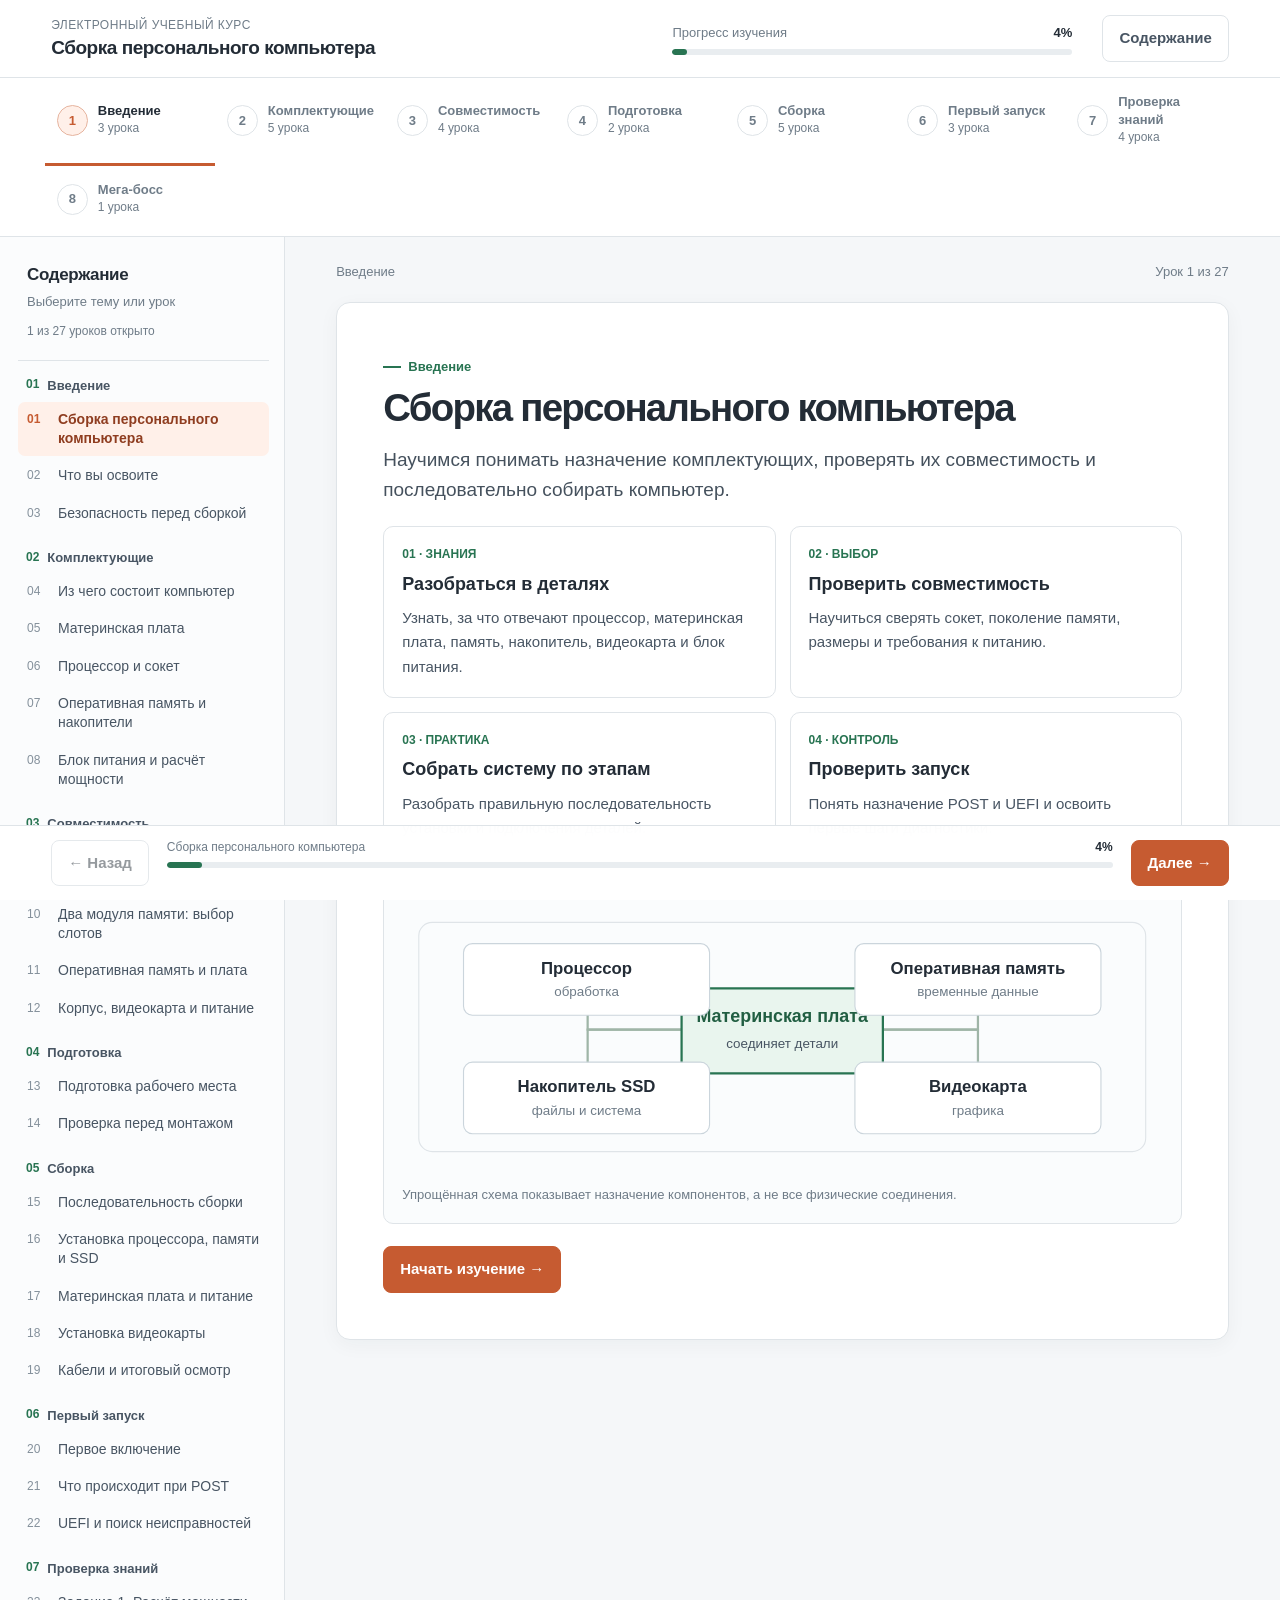
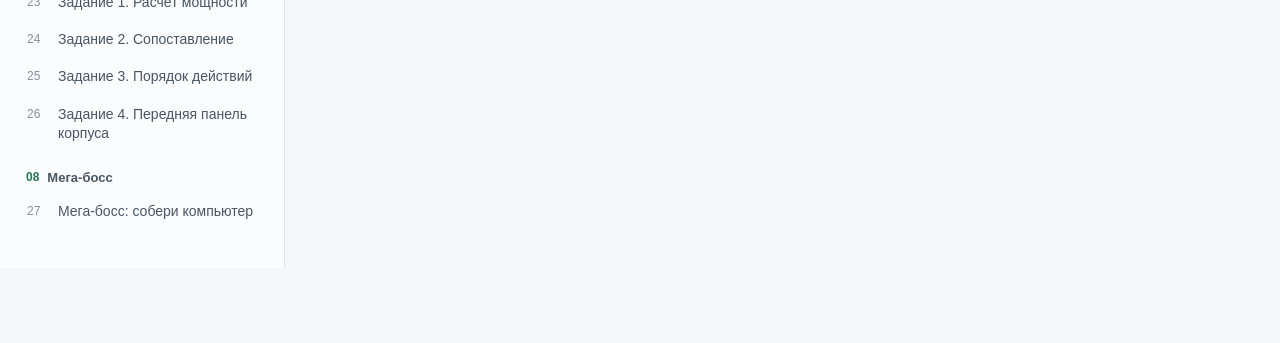
<file: index.html>
<!doctype html>
<html lang="ru">
<head>
  <meta charset="utf-8">
  <meta name="viewport" content="width=device-width, initial-scale=1">
  <meta name="theme-color" content="#f7f8fa">
  <meta name="description" content="Интерактивный учебный курс по сборке персонального компьютера: компоненты, совместимость, сборка и первый запуск.">
  <title>Сборка персонального компьютера — учебный курс</title>
  <link rel="stylesheet" href="css/course.css">
</head>
<body data-view="course">
  <header class="topbar">
    <a class="course-title" href="index.html">
      <span class="course-label">Электронный учебный курс</span>
      <strong>Сборка персонального компьютера</strong>
    </a>
    <div class="topbar-progress" aria-live="polite">
      <div class="topbar-progress-copy"><span id="top-progress-text">Прогресс изучения</span><strong id="top-progress-percent">0%</strong></div>
      <div class="progress-track"><span id="top-progress-fill"></span></div>
    </div>
    <button id="contents-open" class="button button-quiet" type="button" aria-controls="lesson-nav" aria-expanded="true">Содержание</button>
  </header>

  <nav class="module-steps" id="module-steps" aria-label="Этапы курса"></nav>

  <div class="course-layout">
    <aside class="sidebar" id="sidebar">
      <div class="sidebar-heading">
        <div>
          <h2>Содержание</h2>
          <p>Выберите тему или урок</p>
        </div>
        <span class="sidebar-count" id="sidebar-count">27 уроков</span>
      </div>
      <nav id="lesson-nav" class="lesson-nav" aria-label="Уроки курса"></nav>
    </aside>

    <main class="main">
      <div class="lesson-toolbar">
        <p id="breadcrumb">Введение</p>
        <span id="slide-count">Урок 1 из 27</span>
      </div>
      <article class="lesson-content" id="content" tabindex="-1">
        <h1>Сборка персонального компьютера</h1>
        <p>Курс загружается…</p>
      </article>
    </main>
  </div>

  <footer class="player">
    <button id="previous" class="button button-secondary" type="button" disabled>← Назад</button>
    <div class="footer-progress">
      <div class="footer-progress-copy"><span id="progress-title">Введение</span><strong id="progress-pct">0%</strong></div>
      <div class="progress-track"><span id="progress-fill"></span></div>
      <span class="gate-hint" id="gate-hint" aria-live="polite"></span>
    </div>
    <button id="next" class="button button-primary" type="button">Далее →</button>
  </footer>

  <div class="toast" id="toast" role="status" aria-live="polite" hidden></div>
  <script src="js/pc-build-boss.js"></script>
  <script src="js/course.js"></script>
</body>
</html>
</file>
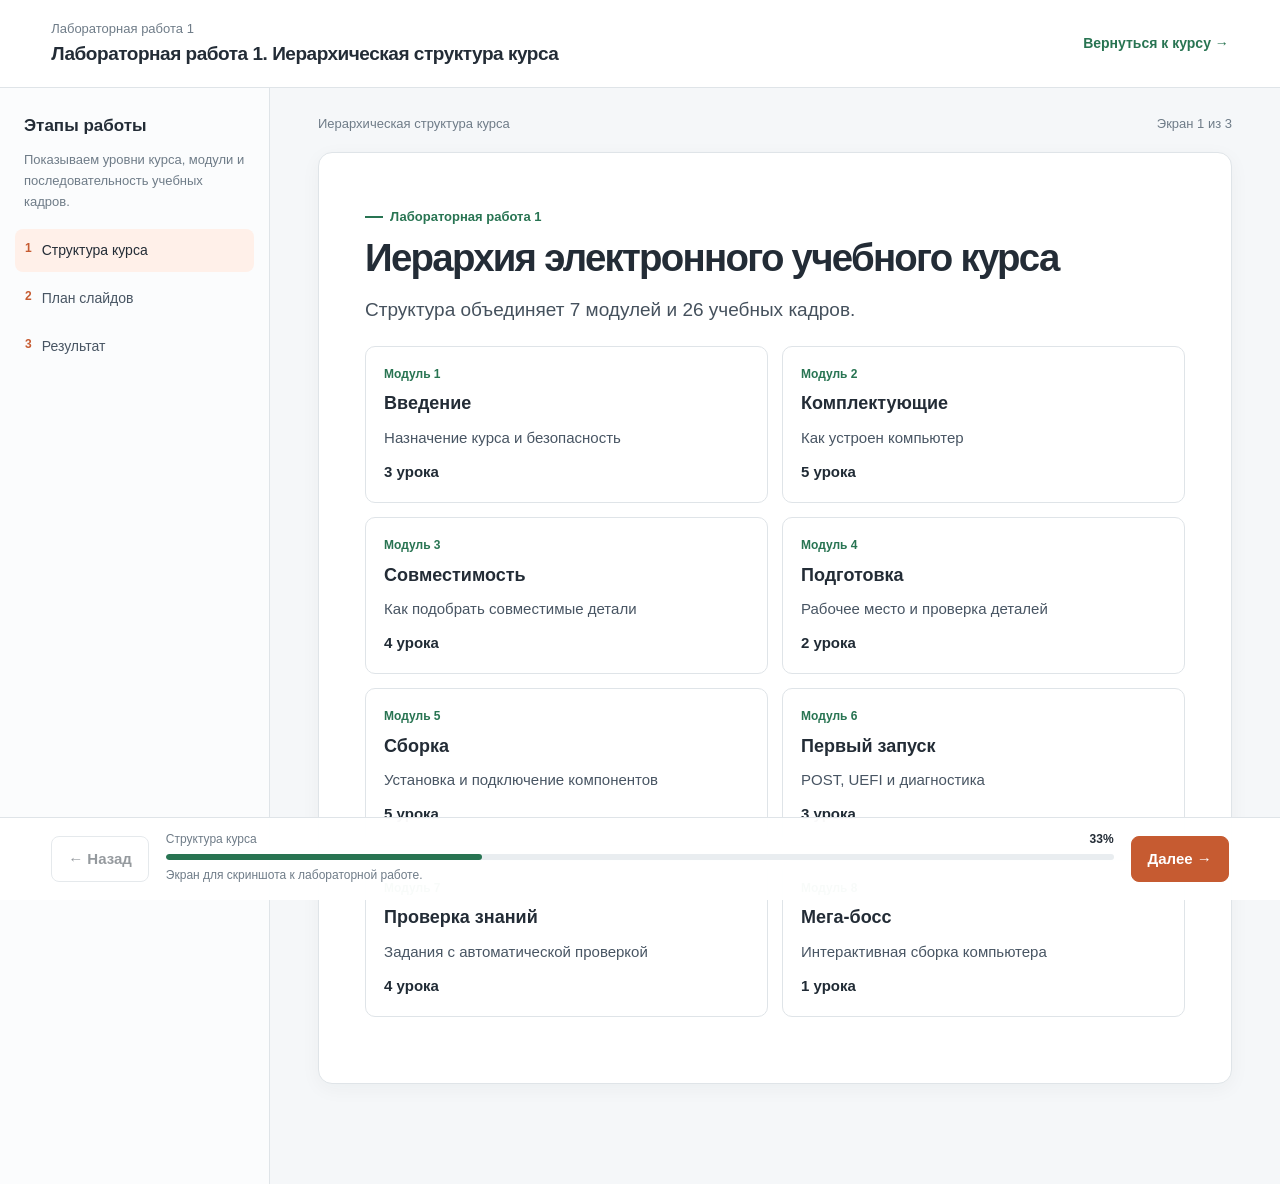
<file: labs/lab-01.html>
<!doctype html>
<html lang="ru">
<head>
<meta charset="utf-8">
<meta name="viewport" content="width=device-width, initial-scale=1">
<meta name="theme-color" content="#f7f8fa">
<title>Лабораторная работа 1 — Сборка персонального компьютера</title>
<link rel="stylesheet" href="../css/course.css">
</head>
<body data-view="lab" data-lab="1">
<noscript>Для интерактивных экранов необходимо включить JavaScript.</noscript>
<script src="../js/course.js"></script>
</body>
</html>
</file>
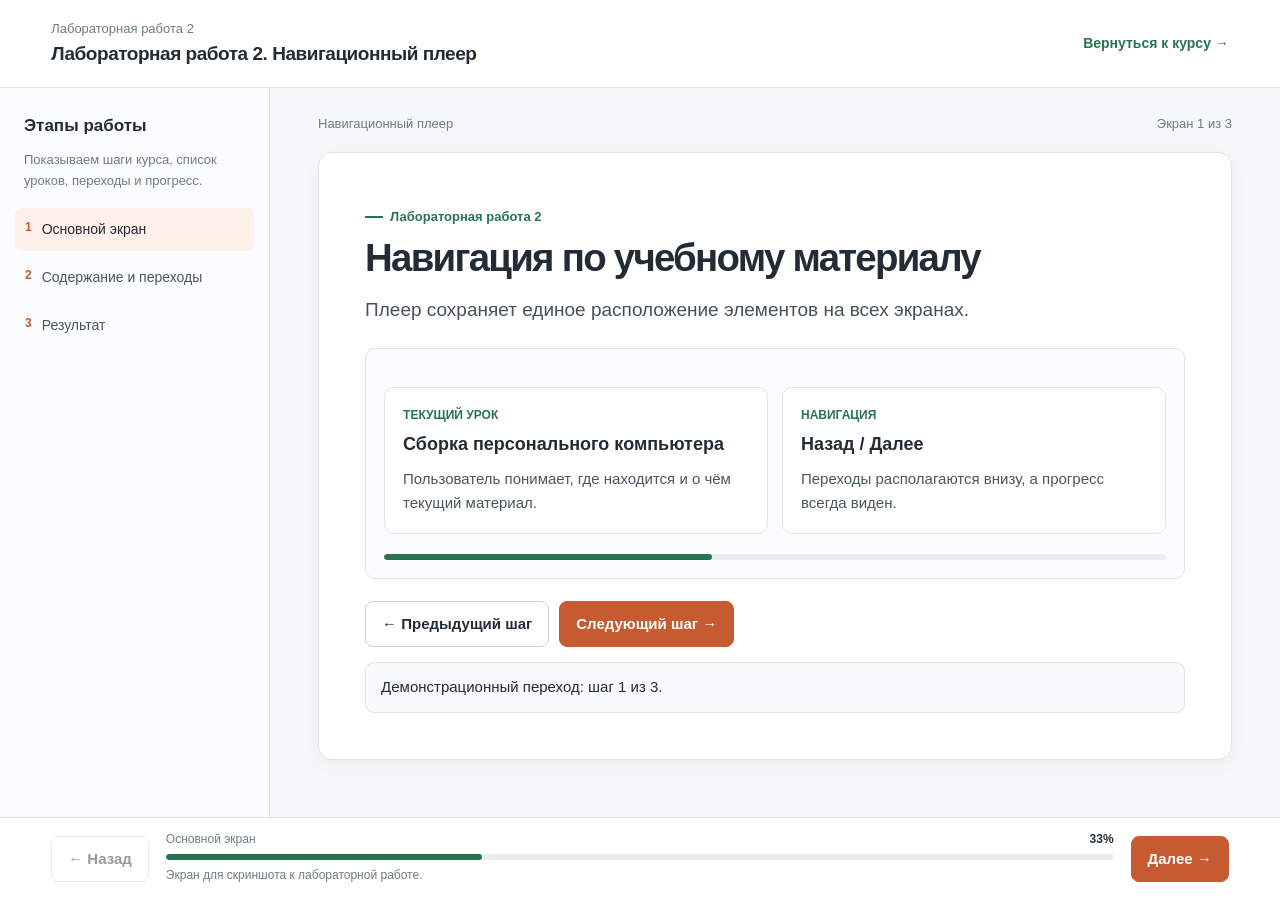
<file: labs/lab-02.html>
<!doctype html>
<html lang="ru">
<head>
<meta charset="utf-8">
<meta name="viewport" content="width=device-width, initial-scale=1">
<meta name="theme-color" content="#f7f8fa">
<title>Лабораторная работа 2 — Сборка персонального компьютера</title>
<link rel="stylesheet" href="../css/course.css">
</head>
<body data-view="lab" data-lab="2">
<noscript>Для интерактивных экранов необходимо включить JavaScript.</noscript>
<script src="../js/course.js"></script>
</body>
</html>
</file>
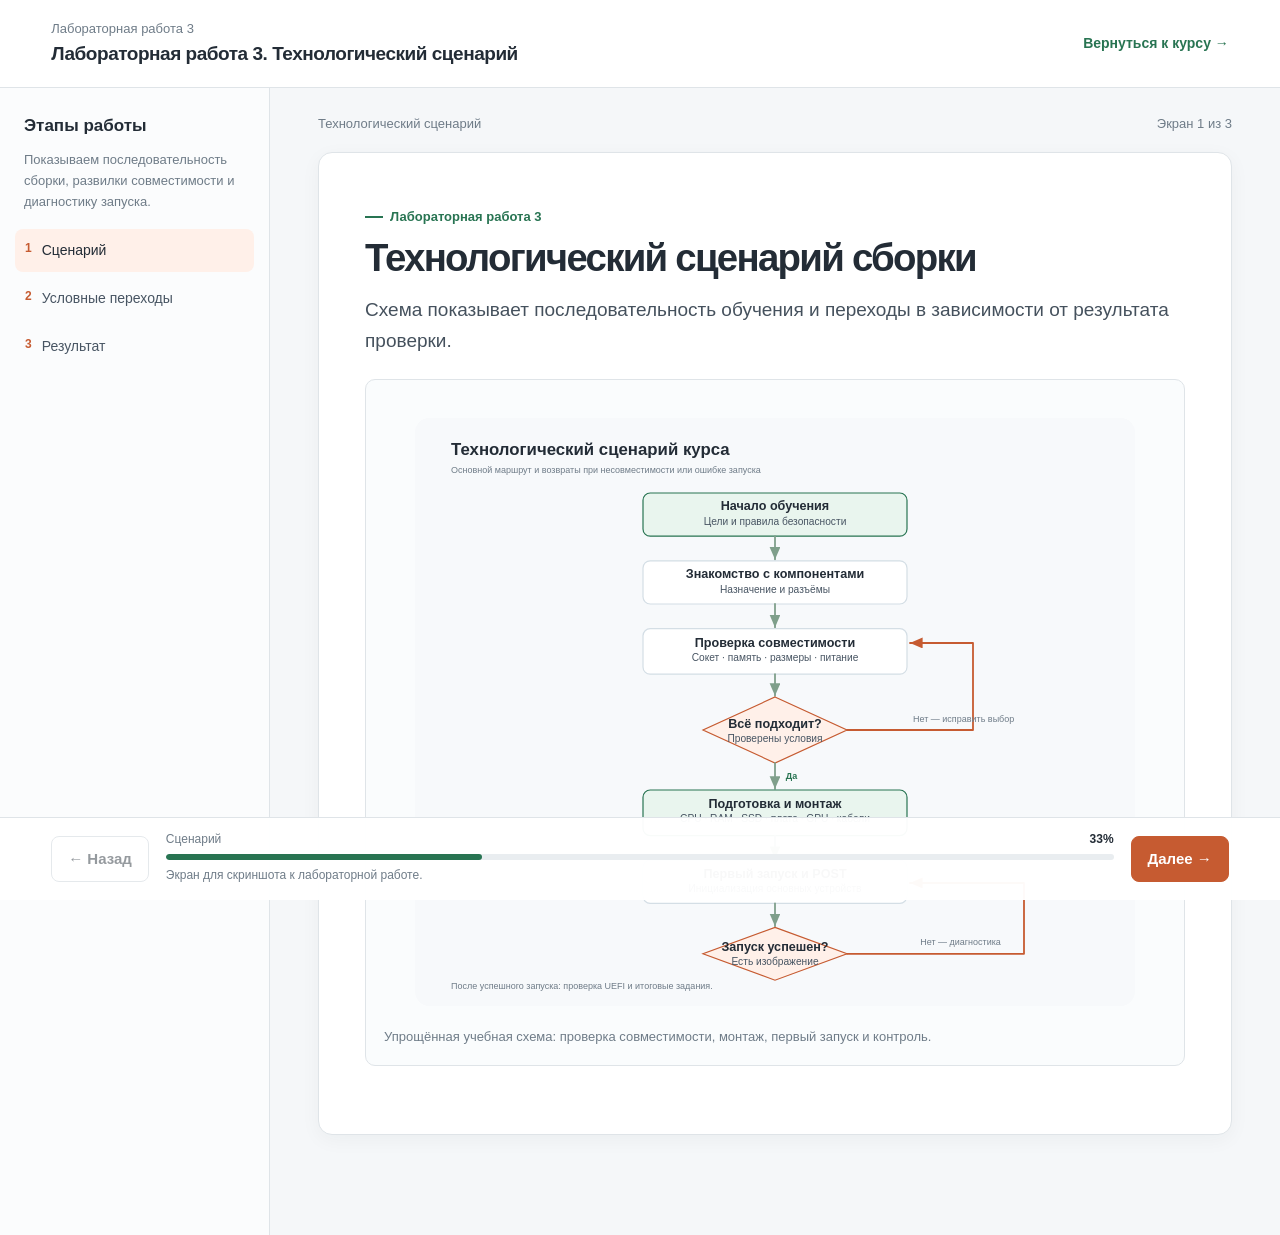
<file: labs/lab-03.html>
<!doctype html>
<html lang="ru">
<head>
<meta charset="utf-8">
<meta name="viewport" content="width=device-width, initial-scale=1">
<meta name="theme-color" content="#f7f8fa">
<title>Лабораторная работа 3 — Сборка персонального компьютера</title>
<link rel="stylesheet" href="../css/course.css">
</head>
<body data-view="lab" data-lab="3">
<noscript>Для интерактивных экранов необходимо включить JavaScript.</noscript>
<script src="../js/course.js"></script>
</body>
</html>
</file>
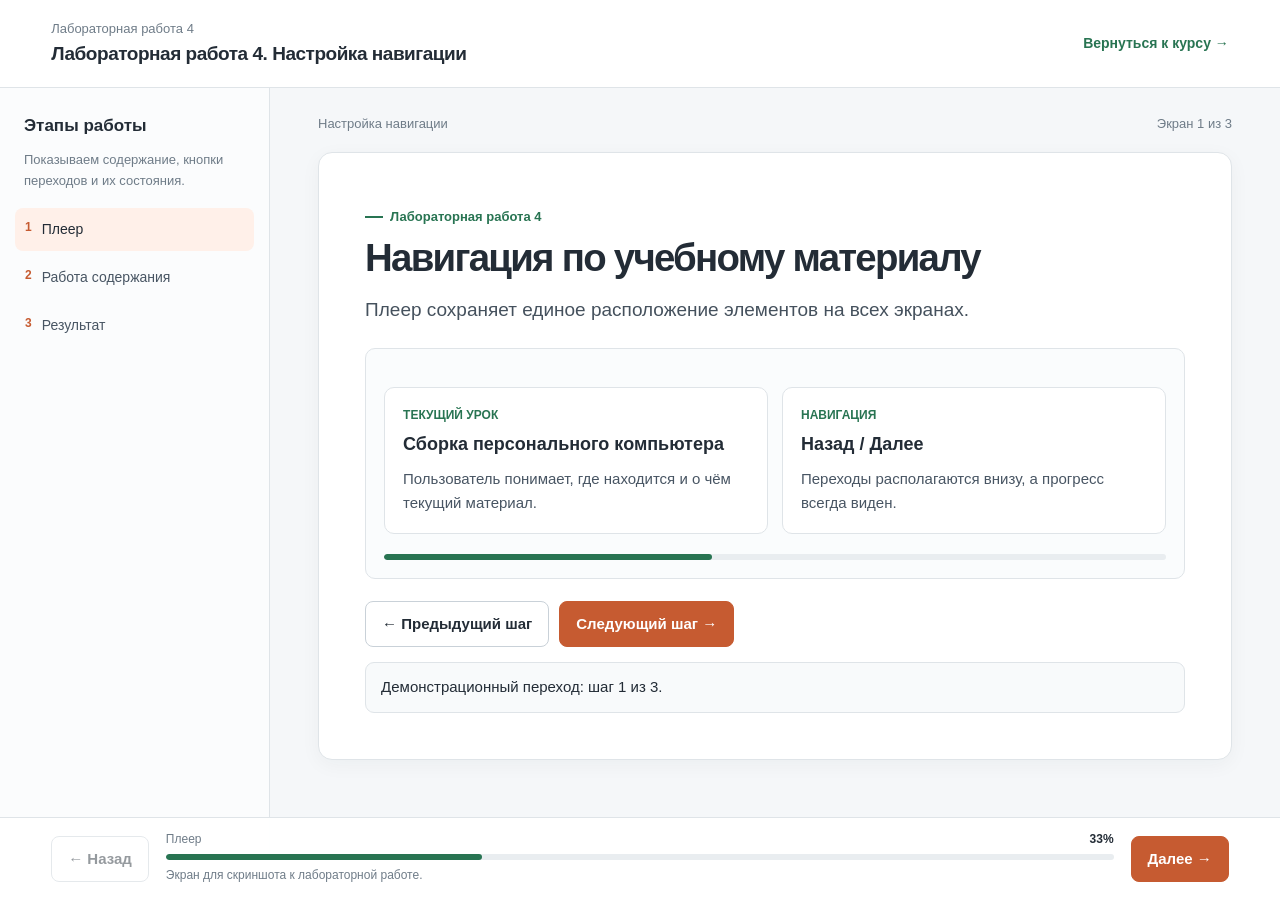
<file: labs/lab-04.html>
<!doctype html>
<html lang="ru">
<head>
<meta charset="utf-8">
<meta name="viewport" content="width=device-width, initial-scale=1">
<meta name="theme-color" content="#f7f8fa">
<title>Лабораторная работа 4 — Сборка персонального компьютера</title>
<link rel="stylesheet" href="../css/course.css">
</head>
<body data-view="lab" data-lab="4">
<noscript>Для интерактивных экранов необходимо включить JavaScript.</noscript>
<script src="../js/course.js"></script>
</body>
</html>
</file>
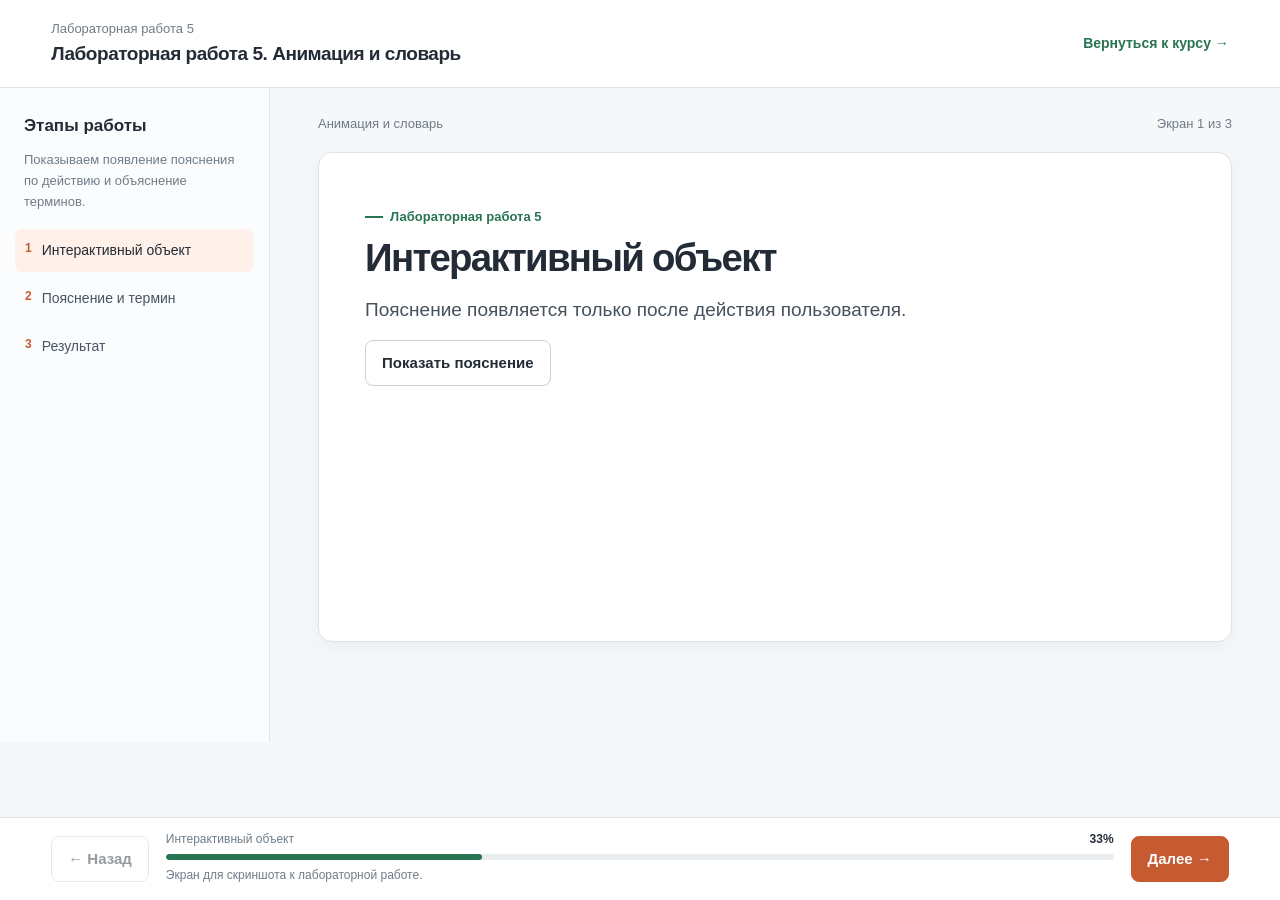
<file: labs/lab-05.html>
<!doctype html>
<html lang="ru">
<head>
<meta charset="utf-8">
<meta name="viewport" content="width=device-width, initial-scale=1">
<meta name="theme-color" content="#f7f8fa">
<title>Лабораторная работа 5 — Сборка персонального компьютера</title>
<link rel="stylesheet" href="../css/course.css">
</head>
<body data-view="lab" data-lab="5">
<noscript>Для интерактивных экранов необходимо включить JavaScript.</noscript>
<script src="../js/course.js"></script>
</body>
</html>
</file>
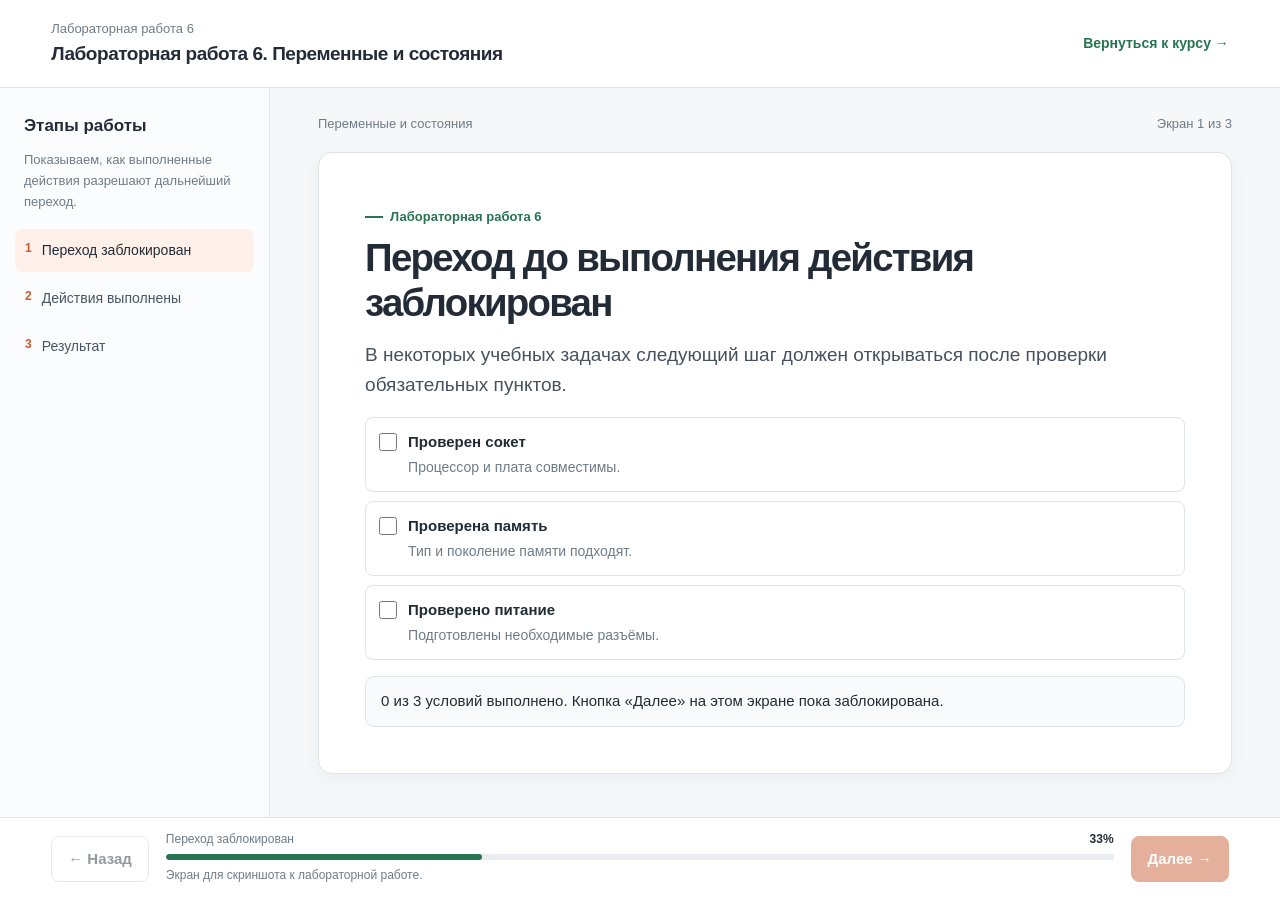
<file: labs/lab-06.html>
<!doctype html>
<html lang="ru">
<head>
<meta charset="utf-8">
<meta name="viewport" content="width=device-width, initial-scale=1">
<meta name="theme-color" content="#f7f8fa">
<title>Лабораторная работа 6 — Сборка персонального компьютера</title>
<link rel="stylesheet" href="../css/course.css">
</head>
<body data-view="lab" data-lab="6">
<noscript>Для интерактивных экранов необходимо включить JavaScript.</noscript>
<script src="../js/course.js"></script>
</body>
</html>
</file>
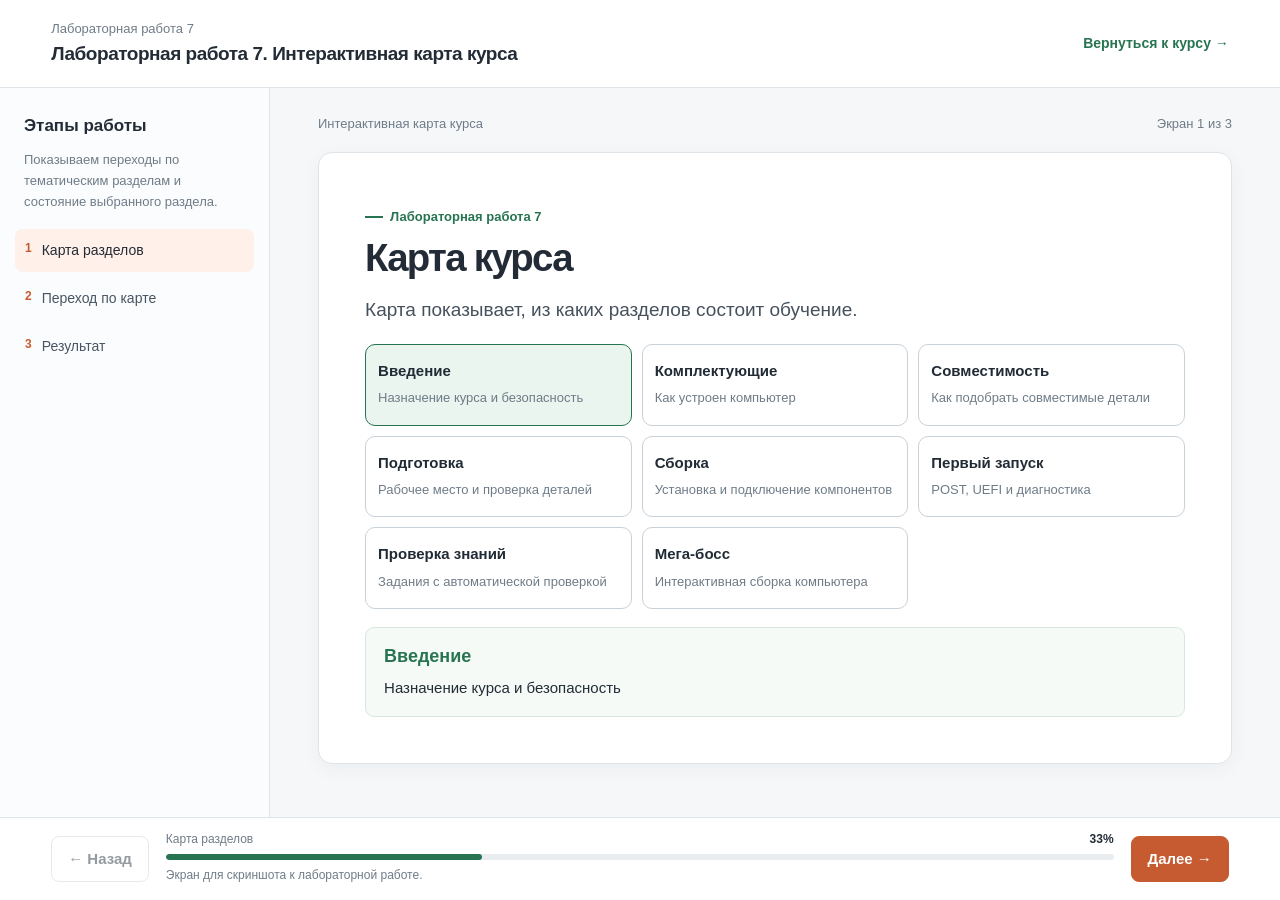
<file: labs/lab-07.html>
<!doctype html>
<html lang="ru">
<head>
<meta charset="utf-8">
<meta name="viewport" content="width=device-width, initial-scale=1">
<meta name="theme-color" content="#f7f8fa">
<title>Лабораторная работа 7 — Сборка персонального компьютера</title>
<link rel="stylesheet" href="../css/course.css">
</head>
<body data-view="lab" data-lab="7">
<noscript>Для интерактивных экранов необходимо включить JavaScript.</noscript>
<script src="../js/course.js"></script>
</body>
</html>
</file>
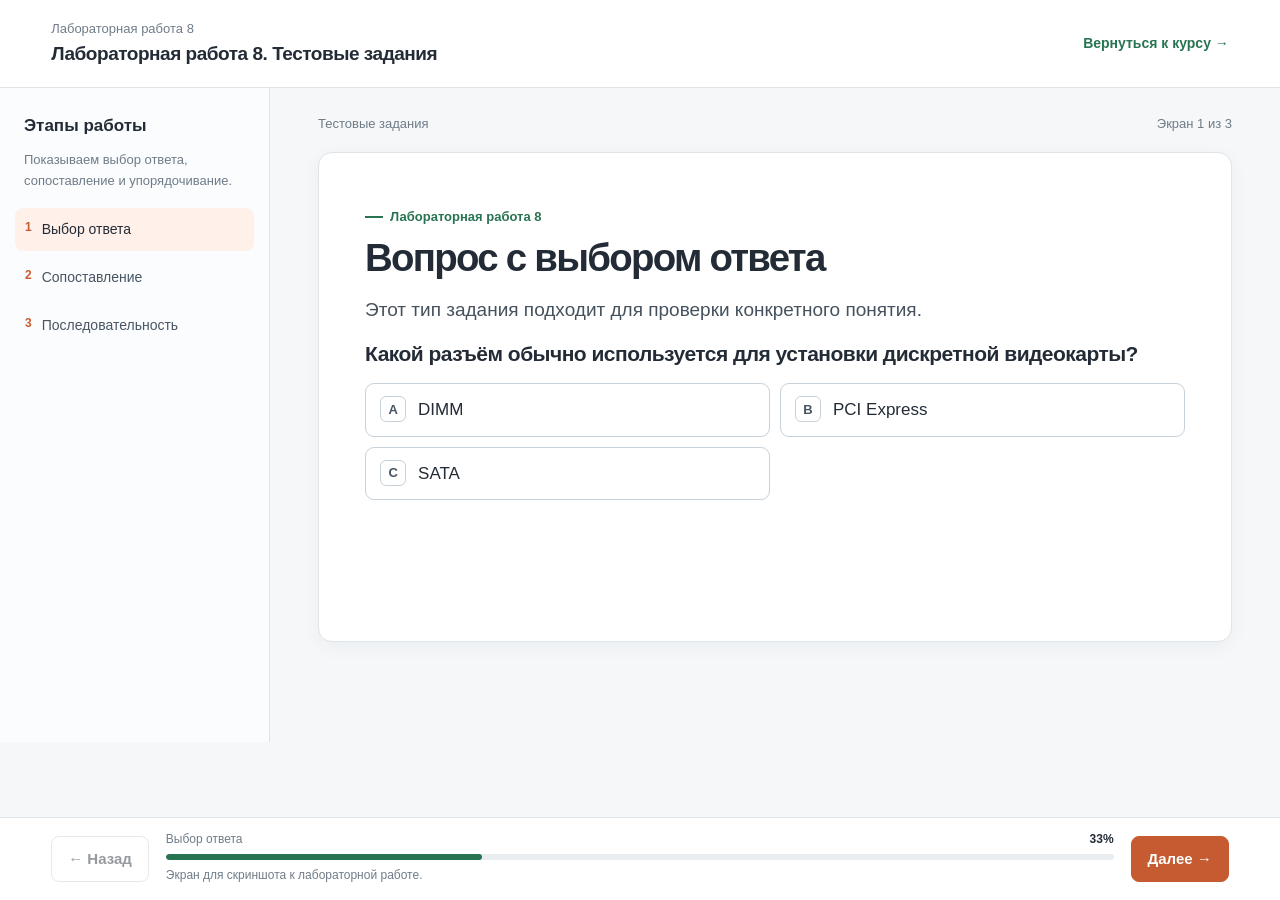
<file: labs/lab-08.html>
<!doctype html>
<html lang="ru">
<head>
<meta charset="utf-8">
<meta name="viewport" content="width=device-width, initial-scale=1">
<meta name="theme-color" content="#f7f8fa">
<title>Лабораторная работа 8 — Сборка персонального компьютера</title>
<link rel="stylesheet" href="../css/course.css">
</head>
<body data-view="lab" data-lab="8">
<noscript>Для интерактивных экранов необходимо включить JavaScript.</noscript>
<script src="../js/course.js"></script>
</body>
</html>
</file>
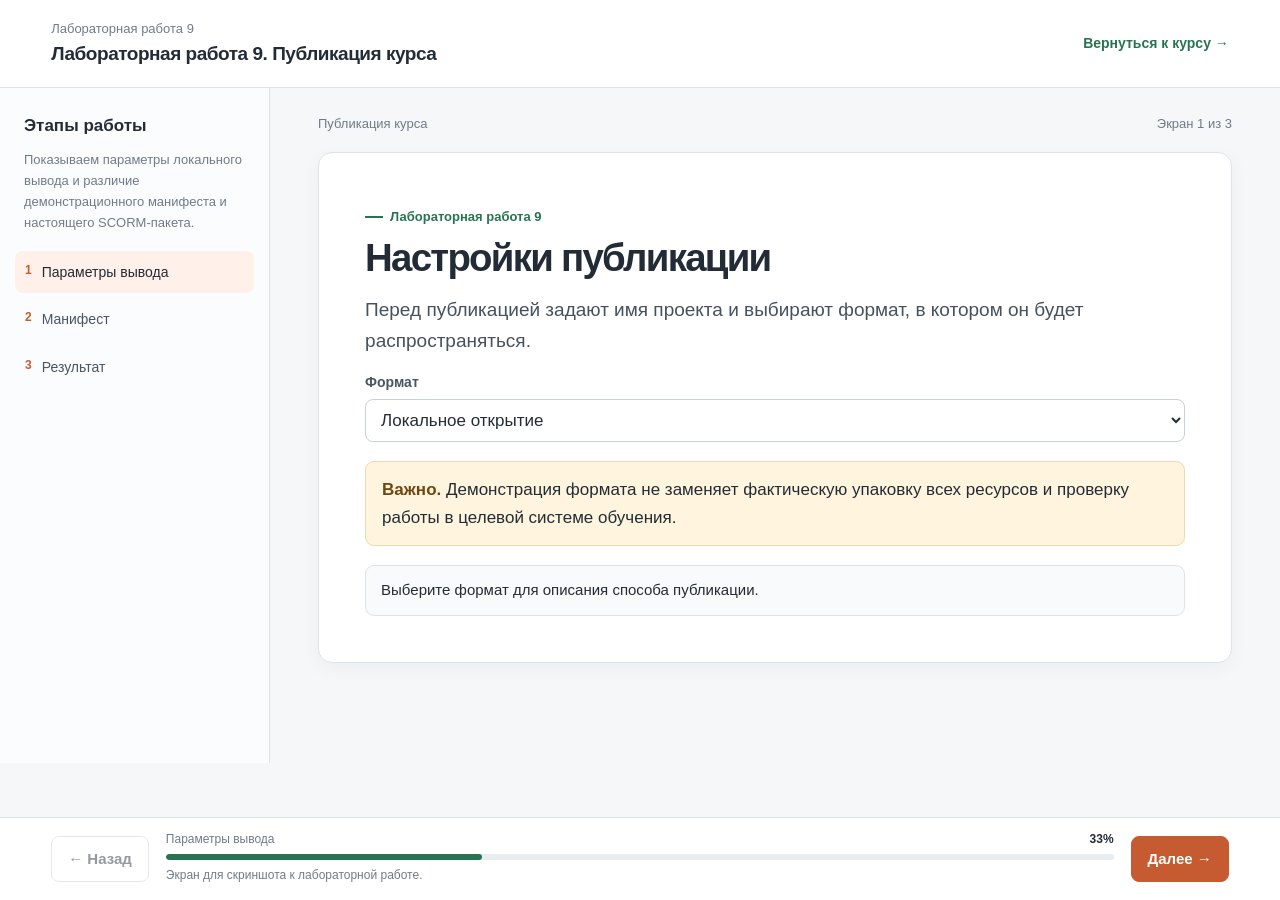
<file: labs/lab-09.html>
<!doctype html>
<html lang="ru">
<head>
<meta charset="utf-8">
<meta name="viewport" content="width=device-width, initial-scale=1">
<meta name="theme-color" content="#f7f8fa">
<title>Лабораторная работа 9 — Сборка персонального компьютера</title>
<link rel="stylesheet" href="../css/course.css">
</head>
<body data-view="lab" data-lab="9">
<noscript>Для интерактивных экранов необходимо включить JavaScript.</noscript>
<script src="../js/course.js"></script>
</body>
</html>
</file>
<file: css/course.css>
/* Учебный интерфейс: светлая тема, спокойная навигация, крупный текст. */
:root {
  color-scheme: light;
  --page: #f5f7f9;
  --paper: #ffffff;
  --paper-soft: #f8fafb;
  --line: #dfe4e8;
  --line-strong: #c9d1d8;
  --ink: #232c36;
  --ink-soft: #485563;
  --muted: #6f7c88;
  --accent: #c65b31;
  --accent-hover: #a74725;
  --accent-pale: #fff0e9;
  --pcb: #287452;
  --pcb-pale: #e9f5ee;
  --warning: #8c5a12;
  --warning-pale: #fff4dd;
  --success: #216d4b;
  --success-pale: #e9f6ef;
  --error: #a53d36;
  --error-pale: #fff0ef;
  --radius: 12px;
  --shadow: 0 8px 26px rgba(29, 42, 53, .05);
  font-family: "Segoe UI", Arial, sans-serif;
}
* { box-sizing: border-box; }
html { background: var(--page); scroll-behavior: smooth; }
body { margin: 0; background: var(--page); color: var(--ink); font: 17px/1.62 "Segoe UI", Arial, sans-serif; min-height: 100vh; }
button, input, select, textarea { font: inherit; }
button { cursor: pointer; }
button:disabled { cursor: not-allowed; opacity: .48; }
a { color: inherit; text-decoration: none; }
button:focus-visible, a:focus-visible, input:focus-visible, select:focus-visible, textarea:focus-visible { outline: 3px solid rgba(198,91,49,.35); outline-offset: 3px; }
[hidden] { display: none !important; }

.topbar {
  min-height: 78px; display: flex; align-items: center; gap: 30px; padding: 14px clamp(18px, 4vw, 56px);
  background: var(--paper); border-bottom: 1px solid var(--line);
}
.course-title { display: flex; flex-direction: column; gap: 1px; min-width: 300px; }
.course-title .course-label { font-size: 12px; letter-spacing: .035em; text-transform: uppercase; color: var(--muted); }
.course-title strong { font-size: 19px; line-height: 1.3; letter-spacing: -.025em; font-weight: 700; }
.topbar-progress { max-width: 400px; width: 100%; margin-left: auto; }
.topbar-progress-copy, .footer-progress-copy { display: flex; justify-content: space-between; align-items: center; gap: 14px; font-size: 13px; color: var(--muted); margin-bottom: 6px; }
.topbar-progress-copy strong, .footer-progress-copy strong { color: var(--ink); font-variant-numeric: tabular-nums; }
.progress-track { height: 6px; background: #e9edf0; border-radius: 20px; overflow: hidden; }
.progress-track > span { display: block; height: 100%; width: 0; background: var(--pcb); border-radius: inherit; transition: width .22s ease; }

.button { border: 1px solid transparent; border-radius: 8px; padding: 10px 16px; min-height: 42px; font-size: 15px; font-weight: 650; transition: background .16s ease, border-color .16s ease, transform .16s ease; }
.button:active { transform: translateY(1px); }
.button-primary { color: #fff; background: var(--accent); border-color: var(--accent); }
.button-primary:hover:not(:disabled) { background: var(--accent-hover); border-color: var(--accent-hover); }
.button-secondary { color: var(--ink); background: var(--paper); border-color: var(--line-strong); }
.button-secondary:hover:not(:disabled), .button-quiet:hover:not(:disabled) { background: var(--paper-soft); border-color: #aeb8c1; }
.button-quiet { color: var(--ink-soft); background: transparent; border-color: var(--line); white-space: nowrap; }
.button-small { padding: 7px 11px; min-height: 34px; font-size: 14px; }
.button-choice { display: flex; align-items: flex-start; gap: 12px; text-align: left; width: 100%; min-height: 48px; background: #fff; border: 1px solid var(--line-strong); border-radius: 9px; padding: 12px 14px; color: var(--ink); }
.button-choice:hover { border-color: var(--accent); background: #fffaf8; }
.button-choice.selected { border-color: var(--accent); background: var(--accent-pale); }
.button-choice.correct { border-color: var(--success); background: var(--success-pale); }
.button-choice.incorrect { border-color: var(--error); background: var(--error-pale); }
.choice-letter { display: inline-grid; flex: 0 0 26px; width: 26px; height: 26px; place-items: center; border: 1px solid var(--line-strong); border-radius: 6px; color: var(--ink-soft); font-size: 13px; font-weight: 700; }

.module-steps { display: grid; grid-template-columns: repeat(7, minmax(0, 1fr)); gap: 0; padding: 0 clamp(12px, 3.5vw, 52px); background: #fff; border-bottom: 1px solid var(--line); overflow-x: auto; }
.module-step { display: flex; align-items: center; gap: 10px; min-width: 140px; padding: 15px 12px; background: transparent; border: 0; border-bottom: 3px solid transparent; color: var(--muted); text-align: left; }
.module-step:hover { background: var(--paper-soft); color: var(--ink); }
.module-step.active { color: var(--ink); border-bottom-color: var(--accent); }
.module-step.completed .step-index { background: var(--pcb-pale); border-color: #b8dec8; color: var(--pcb); }
.step-index { display: inline-grid; flex: 0 0 31px; width: 31px; height: 31px; place-items: center; border: 1px solid var(--line); border-radius: 50%; font-size: 13px; font-weight: 700; background: #fff; }
.module-step.active .step-index { background: var(--accent-pale); border-color: #e6b49f; color: var(--accent); }
.step-copy { display: flex; flex-direction: column; min-width: 0; gap: 0; }
.step-copy strong { font-size: 13px; font-weight: 650; line-height: 1.35; }
.step-copy small { font-size: 12px; color: var(--muted); }

.course-layout { display: grid; grid-template-columns: 285px minmax(0, 1fr); min-height: calc(100vh - 228px); max-width: 1600px; margin: 0 auto; }
.sidebar { border-right: 1px solid var(--line); background: #fbfcfd; padding: 24px 15px 36px 18px; }
.sidebar-heading { padding: 0 9px 16px; border-bottom: 1px solid var(--line); margin-bottom: 14px; }
.sidebar-heading h2 { margin: 0; font-size: 17px; letter-spacing: -.02em; }
.sidebar-heading p { margin: 3px 0 0; font-size: 13px; color: var(--muted); }
.sidebar-count { display: inline-block; margin-top: 10px; color: var(--muted); font-size: 12px; }
.lesson-nav { display: flex; flex-direction: column; gap: 14px; }
.sidebar-group { min-width: 0; }
.sidebar-group-title { display: flex; align-items: center; gap: 8px; margin: 0 8px 6px; color: var(--ink-soft); font-size: 13px; font-weight: 700; }
.sidebar-group-title .group-index { color: var(--pcb); font-size: 12px; font-variant-numeric: tabular-nums; }
.lesson-item { display: flex; align-items: flex-start; gap: 9px; width: 100%; border: 0; border-radius: 7px; text-align: left; padding: 8px 9px; margin: 2px 0; color: var(--ink-soft); background: transparent; font-size: 14px; line-height: 1.38; }
.lesson-item:hover { color: var(--ink); background: #eef2f5; }
.lesson-item.active { color: #8f3d20; background: var(--accent-pale); font-weight: 650; }
.lesson-item .lesson-number { flex: 0 0 22px; font-size: 12px; color: #84909b; font-variant-numeric: tabular-nums; padding-top: 1px; }
.lesson-item.active .lesson-number { color: var(--accent); }
.sidebar.collapsed { display: none; }
.course-layout.sidebar-hidden { grid-template-columns: minmax(0, 1fr); }

.main { min-width: 0; padding: 24px clamp(18px, 4vw, 56px) 80px; }
.lesson-toolbar { max-width: 980px; margin: 0 auto 20px; display: flex; justify-content: space-between; align-items: center; gap: 18px; color: var(--muted); font-size: 13px; }
.lesson-toolbar p { margin: 0; }
#slide-count { white-space: nowrap; font-variant-numeric: tabular-nums; }
.lesson-content { max-width: 980px; margin: 0 auto; background: var(--paper); border: 1px solid var(--line); border-radius: 14px; padding: clamp(24px, 3.6vw, 48px); box-shadow: var(--shadow); min-height: 490px; }
.lesson-content:focus { outline: none; }
.lesson-kicker { display: inline-flex; align-items: center; gap: 7px; color: var(--pcb); font-size: 13px; font-weight: 750; margin-bottom: 9px; }
.lesson-kicker::before { content: ""; width: 18px; height: 2px; background: var(--pcb); }
.lesson-content h1 { font-size: clamp(29px, 3vw, 40px); line-height: 1.16; letter-spacing: -.045em; margin: 0 0 14px; max-width: 850px; }
.lesson-content h2 { font-size: 23px; line-height: 1.3; letter-spacing: -.025em; margin: 28px 0 10px; }
.lesson-content h3 { font-size: 18px; line-height: 1.35; margin: 0 0 7px; }
.lesson-intro { color: #45515d; font-size: 19px; line-height: 1.62; margin: 0 0 24px; max-width: 850px; }
.lesson-content p { margin: 10px 0 14px; }
.lesson-content ul, .lesson-content ol { padding-left: 25px; }
.lesson-content li { padding-left: 3px; margin: 6px 0; }
.lesson-content strong { color: #202b35; }
.content-grid { display: grid; grid-template-columns: repeat(2, minmax(0, 1fr)); gap: 14px; margin: 20px 0; }
.content-card { background: #fff; border: 1px solid var(--line); border-radius: 10px; padding: 18px; }
.content-card .card-index { display: block; font-size: 12px; color: var(--pcb); font-weight: 750; margin-bottom: 7px; }
.content-card p { color: var(--ink-soft); font-size: 15px; margin-bottom: 0; }
.definition { background: #f7faf8; border: 1px solid #dcebe1; border-radius: 9px; padding: 15px 17px; margin: 18px 0; }
.definition h3 { color: var(--pcb); }
.definition p { margin: 5px 0 0; font-size: 15px; }
.callout { border: 1px solid #efd8ae; background: var(--warning-pale); border-radius: 9px; padding: 14px 16px; margin: 19px 0; }
.callout strong { color: #70480f; }
.callout.error { border-color: #f0c9c5; background: var(--error-pale); }
.figure { border: 1px solid var(--line); border-radius: 10px; background: #fafcfd; margin: 22px 0; padding: 18px; }
.figure svg { display: block; width: 100%; height: auto; max-height: 330px; }
.figure figcaption { color: var(--muted); font-size: 13px; margin-top: 10px; }
.diagram-label { font-size: 13px; color: var(--muted); }
.motherboard-svg { max-width: 680px; margin: 0 auto; }
.component-grid { display: grid; grid-template-columns: repeat(3, minmax(0, 1fr)); gap: 12px; margin: 20px 0; }
.component-tile { text-align: left; min-height: 132px; background: #fff; border: 1px solid var(--line); border-radius: 10px; padding: 14px; color: var(--ink); }
.component-tile:hover, .component-tile[aria-pressed="true"] { border-color: var(--pcb); background: #f6fbf8; }
.component-tile .component-icon { color: var(--pcb); display: block; font-size: 24px; margin-bottom: 5px; }
.component-tile strong { display: block; font-size: 15px; }
.component-tile small { display: block; color: var(--muted); font-size: 13px; line-height: 1.4; margin-top: 3px; }
.feedback { border: 1px solid var(--line); background: var(--paper-soft); border-radius: 9px; padding: 13px 15px; margin-top: 15px; font-size: 15px; line-height: 1.5; }
.feedback:empty { display: none; }
.feedback.correct { border-color: #bcdcc9; background: var(--success-pale); color: var(--success); }
.feedback.incorrect { border-color: #edc6c2; background: var(--error-pale); color: var(--error); }
.interaction { margin-top: 24px; padding-top: 22px; border-top: 1px solid var(--line); }
.interaction-title { margin: 0 0 6px !important; font-size: 21px !important; }
.interaction-instruction { color: var(--ink-soft); font-size: 15px; margin: 0 0 15px !important; }
.answers { display: grid; grid-template-columns: 1fr 1fr; gap: 10px; margin: 16px 0; }
.field-grid { display: grid; grid-template-columns: repeat(2, minmax(0, 1fr)); gap: 14px; margin: 15px 0; }
.field { display: flex; flex-direction: column; gap: 6px; }
.field label { font-size: 14px; font-weight: 650; color: var(--ink-soft); }
.field select, .field input, .match-row select, .order-row select, .short-answer { width: 100%; min-height: 43px; border: 1px solid var(--line-strong); border-radius: 8px; padding: 8px 11px; color: var(--ink); background: #fff; }
.check-list { display: grid; gap: 9px; margin: 16px 0; }
.check-row { display: flex; align-items: flex-start; gap: 11px; border: 1px solid var(--line); border-radius: 8px; padding: 12px 13px; background: #fff; cursor: pointer; }
.check-row:has(input:checked) { background: #f1f8f4; border-color: #bcd9c8; }
.check-row input { flex: 0 0 auto; width: 18px; height: 18px; margin: 3px 0 0; accent-color: var(--pcb); }
.check-row span { display: block; }
.check-row strong { display: block; font-size: 15px; }
.check-row small { display: block; color: var(--muted); font-size: 14px; margin-top: 2px; }
.match-list, .order-list { display: grid; gap: 10px; margin: 16px 0; }
.match-row, .order-row { display: grid; grid-template-columns: minmax(130px, .7fr) minmax(0, 1.3fr); align-items: center; gap: 14px; border-bottom: 1px solid var(--line); padding: 10px 0; }
.match-row label, .order-row label { font-weight: 650; font-size: 15px; }
.task-actions { display: flex; flex-wrap: wrap; gap: 10px; align-items: center; margin-top: 16px; }
.task-actions .text-button { border: 0; background: transparent; color: var(--pcb); font-weight: 650; padding: 8px 3px; }
.task-steps { display: flex; flex-wrap: wrap; gap: 8px; margin: 15px 0; }
.task-step-button { border: 1px solid var(--line-strong); background: #fff; border-radius: 8px; padding: 9px 13px; color: var(--ink-soft); }
.task-step-button.active, .task-step-button:hover { border-color: var(--pcb); background: var(--pcb-pale); color: var(--pcb); }
.step-detail { border: 1px solid #d6e9dc; background: #f5faf7; border-radius: 9px; padding: 16px 18px; margin-top: 14px; }
.step-detail h3 { color: var(--pcb); }
.step-detail p { margin: 6px 0 0; font-size: 15px; }
.comparison-table { width: 100%; border-collapse: collapse; margin: 18px 0; font-size: 15px; }
.comparison-table th, .comparison-table td { border: 1px solid var(--line); padding: 11px 12px; text-align: left; vertical-align: top; }
.comparison-table th { background: #f1f4f6; font-weight: 700; }
.comparison-table td { background: #fff; }
.score-row { display: flex; flex-wrap: wrap; align-items: center; gap: 12px; border: 1px solid var(--line); border-radius: 9px; padding: 14px; margin: 14px 0; }
.score-row strong { font-size: 20px; }
.mini-map { display: grid; grid-template-columns: repeat(3, minmax(0, 1fr)); gap: 10px; margin: 18px 0; }
.map-point { border: 1px solid var(--line-strong); border-radius: 10px; padding: 14px 12px; background: #fff; text-align: left; color: var(--ink); }
.map-point.active, .map-point:hover { border-color: var(--pcb); background: var(--pcb-pale); }
.map-point strong { display: block; font-size: 15px; }
.map-point small { color: var(--muted); font-size: 13px; }
.lesson-illustration { width: 100%; max-width: 720px; display: block; margin: 20px auto; }

.player { position: sticky; bottom: 0; z-index: 10; display: flex; align-items: center; gap: 18px; padding: 12px clamp(18px, 4vw, 56px); background: rgba(255,255,255,.97); border-top: 1px solid var(--line); backdrop-filter: blur(12px); }
.footer-progress { flex: 1; min-width: 80px; }
.footer-progress-copy { margin-bottom: 5px; font-size: 12px; }
.gate-hint { display: block; font-size: 12px; color: var(--warning); margin-top: 4px; min-height: 16px; }
.toast { position: fixed; right: 20px; top: 95px; z-index: 100; max-width: 330px; border: 1px solid var(--line); border-radius: 10px; padding: 12px 16px; background: #fff; box-shadow: var(--shadow); font-size: 14px; }
.empty-message { color: var(--muted); font-size: 15px; }
.lab-shell { min-height: 100vh; }
.lab-topbar { display: flex; align-items: center; justify-content: space-between; gap: 20px; padding: 17px clamp(18px, 4vw, 56px); background: #fff; border-bottom: 1px solid var(--line); }
.lab-topbar h1 { margin: 0; font-size: 19px; letter-spacing: -.025em; }
.lab-topbar p { margin: 1px 0 0; font-size: 13px; color: var(--muted); }
.lab-topbar .lab-return { font-size: 14px; color: var(--pcb); font-weight: 650; }
.lab-content-layout { display: grid; grid-template-columns: 270px minmax(0,1fr); max-width: 1450px; margin: 0 auto; }
.lab-sidebar { background: #fbfcfd; border-right: 1px solid var(--line); padding: 24px 15px; }
.lab-sidebar h2 { margin: 0 9px 10px; font-size: 17px; }
.lab-sidebar p { margin: 0 9px 17px; color: var(--muted); font-size: 13px; }
.lab-scene-nav { display: grid; gap: 5px; }
.lab-scene-nav button { display: flex; gap: 10px; width: 100%; text-align: left; align-items: flex-start; border: 0; border-radius: 8px; background: transparent; padding: 10px; font-size: 14px; color: var(--ink-soft); }
.lab-scene-nav button.active, .lab-scene-nav button:hover { color: var(--ink); background: var(--accent-pale); }
.lab-scene-nav button span { color: var(--accent); font-size: 12px; font-weight: 700; }
.lab-main { min-width: 0; padding: 25px clamp(18px, 4vw, 48px) 100px; }
.lab-main .lesson-content { margin: 0; max-width: 980px; }
.lab-toolbar { display: flex; justify-content: space-between; gap: 12px; max-width: 980px; margin: 0 auto 18px; color: var(--muted); font-size: 13px; }
.lab-bottom { position: fixed; z-index: 10; bottom: 0; left: 0; right: 0; display: flex; align-items: center; gap: 17px; padding: 12px clamp(18px, 4vw, 56px); border-top: 1px solid var(--line); background: rgba(255,255,255,.97); }
.lab-bottom .lab-bottom-progress { flex: 1; }
.lab-bottom .progress-track { margin-top: 5px; }
.lab-note { color: var(--muted); font-size: 12px; }

@media (max-width: 1150px) {
  .module-steps { grid-template-columns: repeat(7, minmax(125px, 1fr)); }
  .course-layout { grid-template-columns: 245px minmax(0,1fr); }
  .component-grid { grid-template-columns: repeat(2, minmax(0,1fr)); }
  .main { padding-inline: 24px; }
}
@media (max-width: 820px) {
  .topbar { flex-wrap: wrap; gap: 12px; padding: 13px 17px; }
  .course-title { min-width: 0; flex: 1 1 100%; }
  .course-title strong { font-size: 17px; }
  .topbar-progress { margin-left: 0; max-width: none; width: auto; flex: 1; }
  .module-steps { padding-inline: 8px; }
  .course-layout { grid-template-columns: minmax(0, 1fr); }
  .sidebar { border-right: 0; border-bottom: 1px solid var(--line); padding: 14px 17px; }
  .sidebar-heading { display: flex; justify-content: space-between; align-items: center; padding: 0 0 10px; }
  .sidebar-heading p, .sidebar-count { display: none; }
  .lesson-nav { max-height: 245px; overflow: auto; grid-template-columns: repeat(2, minmax(0,1fr)); gap: 12px; }
  .main { padding: 18px 14px 26px; }
  .lesson-content { padding: 23px 18px; min-height: auto; }
  .player { gap: 8px; padding: 10px 12px; }
  .player .button { padding: 9px 11px; min-height: 40px; }
  .footer-progress-copy span { max-width: 170px; overflow: hidden; white-space: nowrap; text-overflow: ellipsis; }
  .answers, .field-grid { grid-template-columns: 1fr; }
  .lab-content-layout { grid-template-columns: minmax(0,1fr); }
  .lab-sidebar { padding: 13px 16px; border-right: 0; border-bottom: 1px solid var(--line); }
  .lab-scene-nav { grid-template-columns: repeat(3, minmax(0,1fr)); }
  .lab-main { padding: 16px 14px 95px; }
}
@media (max-width: 520px) {
  body { font-size: 16px; }
  .lesson-content h1 { font-size: 30px; }
  .lesson-intro { font-size: 17px; }
  .content-grid, .component-grid, .mini-map { grid-template-columns: 1fr; }
  .match-row, .order-row { grid-template-columns: 1fr; gap: 5px; }
  .sidebar { display: block; }
  .lesson-nav { grid-template-columns: 1fr; max-height: 210px; }
  .lab-scene-nav { grid-template-columns: 1fr; }
  .lab-bottom .lab-note { display: none; }
}
@media (prefers-reduced-motion: reduce) {
  *, *::before, *::after { scroll-behavior: auto !important; transition: none !important; animation: none !important; }
}
/* Минималистичная подача: без повторяющихся инструкционных плашек. */
.lesson-content { box-shadow: 0 5px 20px rgba(29,42,54,.045); }
.lesson-intro { margin-bottom: 30px; }
.multi-options { display: grid; gap: 10px; margin: 16px 0; }
.multi-option { display: flex; align-items: flex-start; gap: 12px; padding: 13px 15px; border: 1px solid var(--line); border-radius: 9px; background: #fff; cursor: pointer; }
.multi-option:has(input:checked) { border-color: var(--pcb); background: var(--pcb-pale); }
.multi-option input { width: 18px; height: 18px; margin: 2px 0 0; accent-color: var(--pcb); }
.multi-option span, .multi-option small { display: block; }
.multi-option strong { font-size: 15px; }
.multi-option small { margin-top: 3px; color: var(--muted); font-size: 13px; }

.pc-build-boss { margin: 30px 0 10px; border: 1px solid var(--line); border-radius: 14px; background: #fbfcfb; overflow: hidden; }
.boss-header { display: flex; align-items: flex-start; justify-content: space-between; gap: 18px; padding: 20px 22px 16px; border-bottom: 1px solid var(--line); background: #fff; }
.boss-header h2 { margin: 4px 0 3px !important; font-size: 25px !important; letter-spacing: -.035em; }
.boss-header p { margin: 0 !important; color: var(--muted); font-size: 14px; }
.boss-eyebrow { font-size: 10px; font-weight: 800; letter-spacing: .12em; color: var(--pcb); }
.boss-counter { padding: 7px 10px; border: 1px solid var(--line); border-radius: 999px; color: var(--muted); font-size: 11px; font-weight: 750; white-space: nowrap; }
.boss-progress { display: grid; grid-template-columns: repeat(5,minmax(0,1fr)); gap: 7px; padding: 12px 16px; background: #fff; border-bottom: 1px solid var(--line); }
.boss-step { display: flex; align-items: center; gap: 7px; min-width: 0; padding: 8px 7px; border: 1px solid transparent; border-radius: 8px; background: transparent; color: var(--muted); text-align: left; }
.boss-step span { display: grid; flex: 0 0 24px; width: 24px; height: 24px; place-items: center; border: 1px solid var(--line-strong); border-radius: 50%; font-size: 11px; font-weight: 750; }
.boss-step strong { min-width: 0; font-size: 11px; line-height: 1.25; font-weight: 650; }
.boss-step.active { color: var(--pcb); background: var(--pcb-pale); border-color: #c8dfd0; }
.boss-step.active span { border-color: var(--pcb); background: #fff; }
.boss-step:disabled { opacity: .48; cursor: not-allowed; }
.boss-layout { display: grid; grid-template-columns: minmax(0,1.12fr) minmax(290px,.88fr); gap: 16px; padding: 16px; align-items: start; }
.boss-visual { min-width: 0; }
.boss-schematic { margin: 0; padding: 10px; border: 1px solid var(--line); border-radius: 11px; background: #fff; }
.boss-schematic-head { display: flex; justify-content: space-between; align-items: baseline; flex-wrap: wrap; gap: 6px; padding: 2px 5px 9px; }
.boss-schematic-head strong { font-size: 13px; }
.boss-schematic-head span { color: var(--muted); font-size: 11px; }
.boss-schematic svg { display: block; width: 100%; height: auto; }
.boss-schematic figcaption { margin: 8px 4px 2px; color: var(--muted); font-size: 11px; line-height: 1.45; }
.boss-part { opacity: .42; transition: opacity .18s ease; }
.boss-part.installed { opacity: 1; }
.boss-wire { fill: none; stroke: #c5d0c8; stroke-width: 5; stroke-dasharray: 7 6; stroke-linecap: round; }
.boss-wire.connected { stroke: var(--accent); stroke-dasharray: none; }
.boss-controls { min-width: 0; padding: 17px; border: 1px solid var(--line); border-radius: 11px; background: #fff; }
.boss-controls h2 { margin: 0 0 8px !important; font-size: 20px !important; }
.boss-controls > p { color: var(--ink-soft); font-size: 14px; line-height: 1.55; }
.boss-field { display: flex; flex-direction: column; gap: 6px; margin: 13px 0; }
.boss-field > span { color: var(--ink-soft); font-size: 13px; font-weight: 700; }
.boss-field select { width: 100%; min-height: 43px; padding: 8px 10px; border: 1px solid var(--line-strong); border-radius: 8px; background: #fff; color: var(--ink); }
.boss-field small { color: var(--muted); font-size: 11px; line-height: 1.4; }
.boss-spec { padding: 11px 12px; margin: 13px 0; border-radius: 8px; background: #f3f7f4; color: var(--ink-soft); font-size: 13px; line-height: 1.5; }
.boss-controls .button { width: 100%; margin-top: 5px; }
.boss-feedback { padding: 11px 12px; margin-top: 13px; border: 1px solid var(--line); border-radius: 8px; color: var(--ink-soft); background: var(--paper-soft); font-size: 13px; line-height: 1.5; }
.boss-feedback.success { border-color: #bcdcc9; background: var(--success-pale); color: var(--success); }
.boss-feedback.error { border-color: #edc6c2; background: var(--error-pale); color: var(--error); }
.boss-footnote { margin: 14px 0 0 !important; color: var(--muted) !important; font-size: 11px !important; line-height: 1.5 !important; }
.boss-cable-list { display: grid; gap: 8px; margin: 14px 0; }
.boss-cable { display: flex; align-items: flex-start; gap: 10px; padding: 10px 11px; border: 1px solid var(--line); border-radius: 8px; cursor: pointer; }
.boss-cable:has(input:checked) { border-color: var(--pcb); background: var(--pcb-pale); }
.boss-cable input { flex: 0 0 auto; width: 17px; height: 17px; margin: 2px 0 0; accent-color: var(--pcb); }
.boss-cable strong, .boss-cable small { display: block; }
.boss-cable strong { font-size: 13px; }
.boss-cable small { margin-top: 2px; color: var(--muted); font-size: 11px; line-height: 1.4; }
.boss-muted { margin: 5px 0; color: var(--muted); font-size: 12px; }
.boss-summary { display: grid; gap: 8px; margin: 14px 0; }
.boss-summary div { display: flex; justify-content: space-between; gap: 10px; padding: 9px 0; border-bottom: 1px solid var(--line); }
.boss-summary span { color: var(--muted); font-size: 12px; }
.boss-summary strong { max-width: 65%; text-align: right; font-size: 12px; }
.boss-success { padding: 11px 12px; border-radius: 8px; color: var(--success) !important; background: var(--success-pale); font-weight: 700; }
@media (max-width: 900px) { .boss-layout { grid-template-columns: 1fr; } .boss-visual { max-width: 680px; width: 100%; margin: 0 auto; } }
@media (max-width: 600px) { .boss-header { padding: 16px; } .boss-progress { grid-template-columns: repeat(5,minmax(82px,1fr)); overflow-x: auto; } .boss-step { flex-direction: column; align-items: flex-start; } .boss-layout { padding: 10px; } .boss-controls { padding: 13px; } .boss-schematic { padding: 5px; } }
</file>
